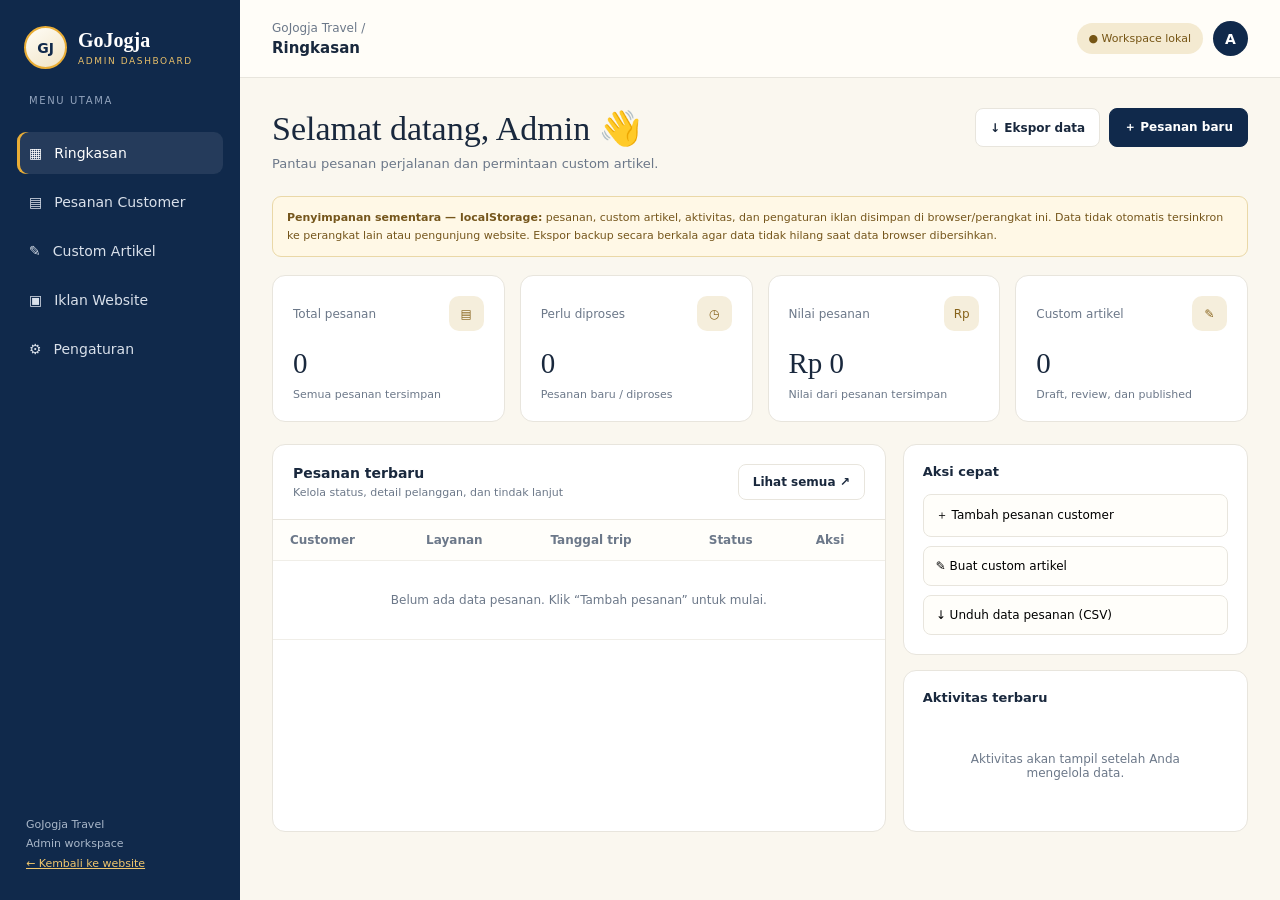
<file: admin.html>
<!doctype html>
<html lang="id">
<head>
<meta charset="utf-8"><meta name="viewport" content="width=device-width,initial-scale=1">
<meta name="robots" content="noindex,nofollow"><meta name="theme-color" content="#10294b">
<title>Admin Dashboard — GoJogja Travel</title>
<style>
:root{--navy:#10294b;--gold:#e9ad36;--cream:#faf7ef;--ink:#19283d;--muted:#6c7889;--line:#e8e5dd;--white:#fff}*{box-sizing:border-box}body{margin:0;background:var(--cream);color:var(--ink);font:14px Inter,system-ui,-apple-system,Segoe UI,sans-serif}button,input,select,textarea{font:inherit}button{cursor:pointer}.layout{min-height:100vh;display:grid;grid-template-columns:240px 1fr}.side{background:var(--navy);color:white;padding:26px 17px;display:flex;flex-direction:column;gap:26px}.brand{display:flex;align-items:center;gap:11px;padding:0 7px}.brand-mark{width:43px;height:43px;border-radius:50%;background:linear-gradient(145deg,#fffdf7,#f0e3c4);color:var(--navy);border:2px solid var(--gold);display:grid;place-items:center;font-weight:900}.brand b{display:block;font:600 20px Georgia,serif}.brand small{display:block;color:#e8bf69;font-size:9px;letter-spacing:1.6px;margin-top:4px}.side-label{color:#93a4bd;font-size:10px;letter-spacing:1.6px;padding:0 12px}.nav{display:grid;gap:7px}.nav button{background:transparent;border:0;color:#d9e0ea;text-align:left;padding:13px 12px;border-radius:9px;display:flex;gap:12px;align-items:center}.nav button.active,.nav button:hover{background:#ffffff16;color:white}.nav button.active{box-shadow:inset 3px 0 var(--gold)}.side-foot{margin-top:auto;color:#a9b7c9;font-size:11px;line-height:1.8;padding:0 9px}.side-foot a{color:#f0c66c}.main{min-width:0}.top{height:78px;background:#fffdf8;border-bottom:1px solid var(--line);padding:0 32px;display:flex;align-items:center;justify-content:space-between;gap:20px}.crumb{font-size:12px;color:var(--muted)}.crumb b{color:var(--ink);font-size:15px;display:block;margin-top:4px}.top-actions{display:flex;align-items:center;gap:10px}.pill{background:#f4ead1;color:#765515;border-radius:30px;padding:9px 12px;font-size:11px}.avatar{width:35px;height:35px;background:var(--navy);color:white;border-radius:50%;display:grid;place-items:center;font-weight:700}.content{padding:30px 32px;max-width:1500px;margin:auto}.page-head{display:flex;justify-content:space-between;align-items:flex-start;gap:18px;margin-bottom:25px}.page-head h1{font:500 clamp(25px,3vw,34px) Georgia,serif;margin:0 0 8px}.page-head p{margin:0;color:var(--muted);font-size:13px}.btn{border:1px solid var(--line);background:white;padding:10px 14px;border-radius:8px;color:var(--ink);font-weight:650;font-size:12px}.btn.primary{background:var(--navy);color:white;border-color:var(--navy)}.btn.gold{background:var(--gold);border-color:var(--gold)}.stats{display:grid;grid-template-columns:repeat(4,minmax(0,1fr));gap:15px;margin-bottom:22px}.stat,.panel{background:white;border:1px solid var(--line);border-radius:13px;padding:20px}.stat-top{display:flex;align-items:center;justify-content:space-between;color:var(--muted);font-size:12px}.stat-icon{width:35px;height:35px;background:#f5eedc;border-radius:10px;display:grid;place-items:center;color:#87631b}.stat strong{display:block;font:500 29px Georgia,serif;margin:16px 0 5px}.stat small{color:var(--muted);font-size:11px}.grid{display:grid;grid-template-columns:minmax(0,1.6fr) minmax(270px,.9fr);gap:17px}.panel{padding:0;overflow:hidden}.panel-head{display:flex;align-items:center;justify-content:space-between;padding:19px 20px;border-bottom:1px solid var(--line);gap:12px}.panel-head h2{font-size:14px;margin:0}.panel-head p{font-size:11px;color:var(--muted);margin:5px 0 0}.table-wrap{overflow:auto}table{width:100%;border-collapse:collapse;white-space:nowrap}th,td{text-align:left;padding:13px 17px;border-bottom:1px solid #f0eee8;font-size:12px}th{color:var(--muted);font-weight:600;background:#fffefa}td{vertical-align:middle}.customer{font-weight:700}.sub{display:block;color:var(--muted);font-size:10px;margin-top:4px}.status{display:inline-block;border-radius:30px;padding:6px 9px;font-size:10px;font-weight:700;background:#f3ead2;color:#805c13}.status.Baru{background:#e9f1ff;color:#295a9d}.status.Diproses{background:#fff0d5;color:#8a5c00}.status.Selesai{background:#e0f4e8;color:#1c7040}.status.Dibatalkan{background:#fde8e7;color:#a33c36}.status.Published{background:#e0f4e8;color:#1c7040}.status.Draft{background:#edf0f4;color:#576477}.status.Review{background:#fff0d5;color:#8a5c00}.filters{display:flex;gap:8px;flex-wrap:wrap;padding:14px 17px;border-bottom:1px solid var(--line)}input,select,textarea{width:100%;border:1px solid #deded9;border-radius:8px;padding:10px 11px;background:white;color:var(--ink);outline:none}input:focus,select:focus,textarea:focus{border-color:#b88a2e;box-shadow:0 0 0 3px #e9ad3622}.filters input{max-width:260px}.filters select{max-width:170px}.side-card{padding:19px}.side-card h3{font-size:13px;margin:0 0 15px}.activity{display:grid;gap:17px}.activity-item{display:flex;gap:11px;font-size:12px;line-height:1.5}.dot{width:9px;height:9px;border-radius:50%;background:var(--gold);margin-top:5px;flex-shrink:0}.activity-item small{display:block;color:var(--muted);font-size:10px;margin-top:4px}.quick{display:grid;gap:9px}.quick button{text-align:left;display:flex;align-items:center;gap:10px;padding:12px;border:1px solid var(--line);background:#fffefa;border-radius:8px;font-size:12px}.quick button:hover{border-color:#cba34e}.section-hidden{display:none!important}.toolbar{display:flex;gap:9px;flex-wrap:wrap}.article-list{display:grid;gap:10px;padding:16px}.article-row{border:1px solid var(--line);border-radius:10px;padding:14px;display:flex;align-items:center;gap:13px;justify-content:space-between}.article-row h3{font-size:13px;margin:0 0 5px}.article-row p{font-size:11px;color:var(--muted);margin:0}.article-actions{display:flex;gap:7px;flex-shrink:0}.empty{padding:32px;text-align:center;color:var(--muted);font-size:12px}.notice{border:1px solid #ead8a7;background:#fff8e6;padding:12px 14px;border-radius:9px;font-size:11px;line-height:1.6;color:#75561c;margin-bottom:18px}.modal-backdrop{position:fixed;inset:0;background:#07162bc4;display:none;align-items:center;justify-content:center;padding:18px;z-index:10}.modal-backdrop.open{display:flex}.modal{width:min(620px,100%);max-height:90vh;overflow:auto;background:#fffdf8;border-radius:15px;padding:23px}.modal-head{display:flex;justify-content:space-between;align-items:center;margin-bottom:18px}.modal-head h2{font:500 23px Georgia,serif;margin:0}.x{border:0;background:transparent;font-size:24px}.form-grid{display:grid;grid-template-columns:1fr 1fr;gap:13px}.field{display:grid;gap:6px;font-size:11px;font-weight:700;color:#566173}.field.full{grid-column:1/-1}.field textarea{min-height:100px;resize:vertical}.modal-actions{display:flex;justify-content:flex-end;gap:8px;margin-top:18px}.toast{position:fixed;bottom:22px;right:22px;background:var(--navy);color:white;padding:13px 17px;border-radius:9px;box-shadow:0 10px 35px #0002;display:none;z-index:20;font-size:12px}.toast.show{display:block}.mobile-menu{display:none}
@media(max-width:1000px){.layout{grid-template-columns:205px 1fr}.content{padding:24px 20px}.top{padding:0 20px}.stats{grid-template-columns:repeat(2,minmax(0,1fr))}.grid{grid-template-columns:1fr}.grid .side-panels{display:grid;grid-template-columns:1fr 1fr;gap:15px}}
@media(max-width:680px){.layout{display:block}.side{position:fixed;z-index:8;inset:0 auto 0 0;width:260px;transform:translateX(-105%);transition:transform .2s;box-shadow:15px 0 40px #0002}.side.open{transform:translateX(0)}.mobile-menu{display:inline-block;border:1px solid var(--line);background:white;border-radius:8px;padding:8px 10px}.top{height:68px;padding:0 14px}.top-actions .pill{display:none}.crumb{display:none}.content{padding:22px 13px}.page-head{align-items:center}.page-head p{line-height:1.5}.page-head .btn{white-space:nowrap}.stats{gap:9px}.stat{padding:14px}.stat strong{font-size:25px;margin:13px 0 4px}.stat-top{font-size:10px}.stat-icon{width:29px;height:29px}.grid .side-panels{grid-template-columns:1fr}.form-grid{grid-template-columns:1fr}.field.full{grid-column:auto}.panel-head{padding:15px}.filters{padding:12px}.filters input,.filters select{max-width:none;flex:1;min-width:130px}.article-row{align-items:flex-start;flex-direction:column}.article-actions{width:100%}.article-actions .btn{flex:1}.page-head .toolbar{flex-direction:column}.page-head .toolbar .btn{width:100%}}
</style>
</head>
<body>
<div class="layout">
<aside class="side" id="sidebar"><div class="brand"><div class="brand-mark">GJ</div><div><b>GoJogja</b><small>ADMIN DASHBOARD</small></div></div>
<div class="side-label">MENU UTAMA</div><nav class="nav"><button class="active" data-view="overview">▦ <span>Ringkasan</span></button><button data-view="orders">▤ <span>Pesanan Customer</span></button><button data-view="articles">✎ <span>Custom Artikel</span></button><button data-view="ads">▣ <span>Iklan Website</span></button><button data-view="settings">⚙ <span>Pengaturan</span></button></nav>
<div class="side-foot">GoJogja Travel<br>Admin workspace<br><a href="index.html">← Kembali ke website</a></div></aside>
<div class="main"><header class="top"><div style="display:flex;align-items:center;gap:12px"><button class="mobile-menu" id="mobileMenu" aria-label="Buka menu">☰</button><div class="crumb">GoJogja Travel / <b id="crumbTitle">Ringkasan</b></div></div><div class="top-actions"><span class="pill">● Workspace lokal</span><div class="avatar">A</div></div></header>
<main class="content">
<section id="view-overview">
<div class="page-head"><div><h1>Selamat datang, Admin 👋</h1><p>Pantau pesanan perjalanan dan permintaan custom artikel.</p></div><div class="toolbar"><button class="btn" id="exportAll">↓ Ekspor data</button><button class="btn primary" id="newOrderTop">＋ Pesanan baru</button></div></div>
<div class="notice"><b>Penyimpanan sementara — localStorage:</b> pesanan, custom artikel, aktivitas, dan pengaturan iklan disimpan di browser/perangkat ini. Data tidak otomatis tersinkron ke perangkat lain atau pengunjung website. Ekspor backup secara berkala agar data tidak hilang saat data browser dibersihkan.</div>
<div class="stats"><div class="stat"><div class="stat-top">Total pesanan <span class="stat-icon">▤</span></div><strong id="statOrders">0</strong><small>Semua pesanan tersimpan</small></div><div class="stat"><div class="stat-top">Perlu diproses <span class="stat-icon">◷</span></div><strong id="statPending">0</strong><small>Pesanan baru / diproses</small></div><div class="stat"><div class="stat-top">Nilai pesanan <span class="stat-icon">Rp</span></div><strong id="statRevenue">Rp0</strong><small>Nilai dari pesanan tersimpan</small></div><div class="stat"><div class="stat-top">Custom artikel <span class="stat-icon">✎</span></div><strong id="statArticles">0</strong><small>Draft, review, dan published</small></div></div>
<div class="grid"><div class="panel"><div class="panel-head"><div><h2>Pesanan terbaru</h2><p>Kelola status, detail pelanggan, dan tindak lanjut</p></div><button class="btn" data-goto="orders">Lihat semua ↗</button></div><div class="table-wrap"><table><thead><tr><th>Customer</th><th>Layanan</th><th>Tanggal trip</th><th>Status</th><th>Aksi</th></tr></thead><tbody id="recentRows"></tbody></table></div></div>
<div class="side-panels"><div class="panel side-card"><h3>Aksi cepat</h3><div class="quick"><button id="quickOrder">＋ Tambah pesanan customer</button><button id="quickArticle">✎ Buat custom artikel</button><button id="quickExport">↓ Unduh data pesanan (CSV)</button></div></div><div class="panel side-card" style="margin-top:15px"><h3>Aktivitas terbaru</h3><div class="activity" id="activity"><div class="empty">Aktivitas akan tampil setelah Anda mengelola data.</div></div></div></div></div>
</section>
<section id="view-orders" class="section-hidden">
<div class="page-head"><div><h1>Pesanan Customer</h1><p>Catat permintaan perjalanan dan perbarui progresnya.</p></div><div class="toolbar"><button class="btn" id="exportOrders">↓ Ekspor CSV</button><button class="btn primary" id="newOrder">＋ Tambah pesanan</button></div></div>
<div class="notice">Pesanan yang dikirim melalui formulir publik saat ini membuka WhatsApp. Agar pesanan masuk otomatis ke daftar ini, formulir website perlu dihubungkan ke database backend (misalnya Supabase).</div>
<div class="panel"><div class="filters"><input id="orderSearch" placeholder="Cari nama, ID, WhatsApp…"><select id="statusFilter"><option value="">Semua status</option><option>Baru</option><option>Diproses</option><option>Selesai</option><option>Dibatalkan</option></select><select id="serviceFilter"><option value="">Semua layanan</option><option>Paket wisata</option><option>Private trip</option><option>Travel antar kota</option><option>Airport transfer</option><option>Custom trip</option></select></div><div class="table-wrap"><table><thead><tr><th>ID / Customer</th><th>Kontak</th><th>Layanan</th><th>Tanggal</th><th>Jumlah</th><th>Estimasi</th><th>Status</th><th>Aksi</th></tr></thead><tbody id="orderRows"></tbody></table></div></div>
</section>
<section id="view-articles" class="section-hidden">
<div class="page-head"><div><h1>Custom Artikel</h1><p>Kelola brief artikel dari customer, status penulisan, dan publikasi.</p></div><div class="toolbar"><button class="btn primary" id="newArticle">＋ Buat artikel</button></div></div>
<div class="notice">Artikel yang dibuat di sini tersimpan sebagai data dashboard lokal. Tombol publikasi belum mengunggah artikel ke website; integrasi CMS atau GitHub diperlukan untuk publikasi otomatis.</div>
<div class="panel"><div class="filters"><input id="articleSearch" placeholder="Cari judul, customer, kata kunci…"><select id="articleStatusFilter"><option value="">Semua status</option><option>Draft</option><option>Review</option><option>Published</option></select></div><div class="article-list" id="articleRows"></div></div>

</section>
<section id="view-ads" class="section-hidden">
<div class="page-head"><div><h1>Iklan Website</h1><p>Atur banner promosi yang ditampilkan pada halaman utama.</p></div></div>
<div class="panel side-card"><form id="adForm">
<label class="field">Judul iklan<input id="adTitle" maxlength="90" placeholder="Contoh: Promo Liburan Jogja"></label>
<label class="field" style="margin-top:14px">Deskripsi iklan<textarea id="adText" rows="3" maxlength="260" placeholder="Tulis pesan promosi singkat"></textarea></label>
<div class="form-grid" style="margin-top:14px"><label class="field">Teks tombol<input id="adButton" maxlength="40" placeholder="Lihat promo"></label><label class="field">Tautan tombol<input id="adUrl" type="url" placeholder="https://..."></label></div>
<label class="field" style="margin-top:14px">Warna latar<select id="adColor"><option value="navy">Biru navy</option><option value="gold">Emas</option><option value="cream">Cream</option></select></label>
<label style="display:flex;gap:10px;align-items:center;margin:16px 0"><input id="adActive" type="checkbox" style="width:auto"> Aktifkan iklan di halaman utama</label>
<div class="toolbar"><button class="btn primary" type="submit">Simpan iklan</button><button class="btn" type="button" id="adDisable">Nonaktifkan iklan</button><button class="btn" type="button" id="adPreview">Pratinjau</button></div>
<p class="notice" style="margin-top:18px">Catatan: versi saat ini menyimpan iklan di localStorage browser ini. Iklan tidak otomatis tersinkron ke perangkat pengunjung lain sampai backend/database website dihubungkan.</p><div id="adPreviewBox" style="margin-top:14px"></div>
</form></div>
</section>
<section id="view-settings" class="section-hidden">
<div class="page-head"><div><h1>Pengaturan</h1><p>Preferensi dashboard dan ekspor cadangan data.</p></div></div>
<div class="panel side-card"><h3>Profil workspace</h3><p style="color:var(--muted);font-size:12px;line-height:1.8">GoJogja Travel · Admin Dashboard<br>Versi awal tanpa autentikasi backend.</p><div class="notice">Penting: jangan gunakan dashboard ini untuk menyimpan data sensitif customer di komputer bersama. Sebelum dipakai operasional sungguhan, aktifkan login admin, aturan akses database, dan backup.</div><div class="toolbar"><button class="btn primary" id="settingsExport">Ekspor backup JSON</button><button class="btn" id="clearDemo">Hapus semua data lokal</button></div></div>
</section>
</main></div></div>
<div class="modal-backdrop" id="orderModal"><div class="modal"><div class="modal-head"><h2 id="orderModalTitle">Tambah pesanan</h2><button class="x" data-close="orderModal">×</button></div><form id="orderForm"><input type="hidden" id="orderId"><div class="form-grid"><label class="field">Nama customer<input id="customer" required placeholder="Nama lengkap"></label><label class="field">WhatsApp<input id="phone" placeholder="08xxxxxxxxxx"></label><label class="field">Layanan<select id="serviceInput"><option>Paket wisata</option><option>Private trip</option><option>Travel antar kota</option><option>Airport transfer</option><option>Custom trip</option></select></label><label class="field">Tanggal perjalanan<input id="tripDate" type="date"></label><label class="field">Jumlah wisatawan<input id="travellers" placeholder="Contoh: 4 orang"></label><label class="field">Estimasi harga (Rp)<input id="price" type="number" min="0" step="1000" placeholder="0"></label><label class="field">Status<select id="orderStatus"><option>Baru</option><option>Diproses</option><option>Selesai</option><option>Dibatalkan</option></select></label><label class="field">Sumber pesanan<select id="source"><option>WhatsApp</option><option>Website</option><option>Instagram</option><option>Lainnya</option></select></label><label class="field full">Catatan / kebutuhan customer<textarea id="orderNotes" placeholder="Destinasi, penjemputan, kebutuhan khusus, dan lain-lain"></textarea></label></div><div class="modal-actions"><button type="button" class="btn" data-close="orderModal">Batal</button><button class="btn primary" type="submit">Simpan pesanan</button></div></form></div></div>
<div class="modal-backdrop" id="articleModal"><div class="modal"><div class="modal-head"><h2 id="articleModalTitle">Buat custom artikel</h2><button class="x" data-close="articleModal">×</button></div><form id="articleForm"><input type="hidden" id="articleId"><div class="form-grid"><label class="field">Nama customer<input id="articleCustomer" required placeholder="Nama pemesan"></label><label class="field">Kontak WhatsApp<input id="articlePhone" placeholder="08xxxxxxxxxx"></label><label class="field full">Judul artikel<input id="articleTitle" required placeholder="Judul atau topik artikel"></label><label class="field">Kategori<select id="articleCategory"><option>Travel & Wisata</option><option>SEO & Blog</option><option>Promosi Bisnis</option><option>Berita</option><option>Lainnya</option></select></label><label class="field">Kata kunci SEO<input id="articleKeywords" placeholder="wisata Jogja, paket tour"></label><label class="field">Status<select id="articleStatus"><option>Draft</option><option>Review</option><option>Published</option></select></label><label class="field">Deadline<input id="articleDeadline" type="date"></label><label class="field full">Brief / isi artikel<textarea id="articleBody" placeholder="Tujuan artikel, gaya bahasa, panjang, referensi, tautan, CTA…"></textarea></label></div><div class="modal-actions"><button type="button" class="btn" data-close="articleModal">Batal</button><button class="btn primary" type="submit">Simpan artikel</button></div></form></div></div>
<div class="toast" id="toast"></div>
<script>
(function(){
const $=id=>document.getElementById(id), keyOrders='gojogja_admin_orders_v1',keyArticles='gojogja_admin_articles_v1',keyActivity='gojogja_admin_activity_v1',keyAd='gojogja_site_ad_v1';
let orders=load(keyOrders,[]),articles=load(keyArticles,[]),activity=load(keyActivity,[]);
function load(k,f){try{return JSON.parse(localStorage.getItem(k))||f}catch{return f}}
function save(){localStorage.setItem(keyOrders,JSON.stringify(orders));localStorage.setItem(keyArticles,JSON.stringify(articles));localStorage.setItem(keyActivity,JSON.stringify(activity))}
function esc(v){return String(v??'').replace(/[&<>"']/g,c=>({'&':'&amp;','<':'&lt;','>':'&gt;','"':'&quot;',"'":'&#39;'}[c]))}
function money(n){return new Intl.NumberFormat('id-ID',{style:'currency',currency:'IDR',maximumFractionDigits:0}).format(Number(n)||0)}
function date(v){if(!v)return '—';try{return new Date(v+'T00:00:00').toLocaleDateString('id-ID',{day:'numeric',month:'short',year:'numeric'})}catch{return v}}
function id(prefix){return prefix+'-'+Date.now().toString().slice(-7)}
function notify(s){$('toast').textContent=s;$('toast').classList.add('show');setTimeout(()=>$('toast').classList.remove('show'),2500)}
function log(s){activity.unshift({text:s,at:new Date().toISOString()});activity=activity.slice(0,8);save()}
function status(s){return '<span class="status '+esc(s)+'">'+esc(s)+'</span>'}
function show(view){document.querySelectorAll('[id^="view-"]').forEach(n=>n.classList.add('section-hidden'));$('view-'+view).classList.remove('section-hidden');document.querySelectorAll('[data-view]').forEach(b=>b.classList.toggle('active',b.dataset.view===view));$('crumbTitle').textContent=({overview:'Ringkasan',orders:'Pesanan Customer',articles:'Custom Artikel',ads:'Iklan Website',settings:'Pengaturan'})[view];$('sidebar').classList.remove('open');render()}
document.querySelectorAll('[data-view]').forEach(b=>b.addEventListener('click',()=>show(b.dataset.view)));document.querySelectorAll('[data-goto]').forEach(b=>b.addEventListener('click',()=>show(b.dataset.goto)));$('mobileMenu').onclick=()=>$('sidebar').classList.toggle('open');
function render(){renderStats();renderOrders();renderRecent();renderArticles();renderActivity()}
function renderStats(){$('statOrders').textContent=orders.length;$('statPending').textContent=orders.filter(o=>['Baru','Diproses'].includes(o.status)).length;$('statRevenue').textContent=money(orders.reduce((s,o)=>s+(Number(o.price)||0),0));$('statArticles').textContent=articles.length}
function renderRecent(){let arr=orders.slice().reverse().slice(0,5);$('recentRows').innerHTML=arr.length?arr.map(o=>'<tr><td><span class="customer">'+esc(o.customer)+'</span><span class="sub">'+esc(o.id)+'</span></td><td>'+esc(o.service)+'</td><td>'+date(o.tripDate)+'</td><td>'+status(o.status)+'</td><td><button class="btn" data-edit-order="'+esc(o.id)+'">Detail</button></td></tr>').join(''):'<tr><td colspan="5" class="empty">Belum ada data pesanan. Klik “Tambah pesanan” untuk mulai.</td></tr>'}
function renderOrders(){let q=($('orderSearch').value||'').toLowerCase(),st=$('statusFilter').value,sv=$('serviceFilter').value;let arr=orders.filter(o=>(!q||[o.id,o.customer,o.phone].join(' ').toLowerCase().includes(q))&&(!st||o.status===st)&&(!sv||o.service===sv));$('orderRows').innerHTML=arr.length?arr.slice().reverse().map(o=>'<tr><td><b>'+esc(o.id)+'</b><span class="sub customer">'+esc(o.customer)+'</span></td><td>'+esc(o.phone||'—')+'</td><td>'+esc(o.service)+'</td><td>'+date(o.tripDate)+'</td><td>'+esc(o.travellers||'—')+'</td><td>'+money(o.price)+'</td><td>'+status(o.status)+'</td><td><div class="toolbar"><button class="btn" data-edit-order="'+esc(o.id)+'">Edit</button><button class="btn" data-wa="'+esc(o.id)+'">WA</button></div></td></tr>').join(''):'<tr><td colspan="8" class="empty">Tidak ada pesanan yang cocok.</td></tr>'}
function renderArticles(){let q=($('articleSearch').value||'').toLowerCase(),st=$('articleStatusFilter').value;let arr=articles.filter(a=>(!q||[a.title,a.customer,a.keywords].join(' ').toLowerCase().includes(q))&&(!st||a.status===st));$('articleRows').innerHTML=arr.length?arr.slice().reverse().map(a=>'<article class="article-row"><div><h3>'+esc(a.title)+'</h3><p>'+esc(a.customer)+' · '+esc(a.category)+' · Deadline: '+date(a.deadline)+' · '+status(a.status)+'</p><p style="margin-top:7px">SEO: '+esc(a.keywords||'Belum diisi')+'</p></div><div class="article-actions"><button class="btn" data-edit-article="'+esc(a.id)+'">Edit</button><button class="btn" data-copy-article="'+esc(a.id)+'">Salin brief</button><button class="btn" data-delete-article="'+esc(a.id)+'">Hapus</button></div></article>').join(''):'<div class="empty">Belum ada custom artikel. Klik “Buat artikel” untuk menambahkan permintaan.</div>'}
function renderActivity(){$('activity').innerHTML=activity.length?activity.slice(0,5).map(a=>'<div class="activity-item"><span class="dot"></span><div>'+esc(a.text)+'<small>'+new Date(a.at).toLocaleString('id-ID',{dateStyle:'medium',timeStyle:'short'})+'</small></div></div>').join(''):'<div class="empty">Aktivitas akan tampil setelah Anda mengelola data.</div>'}
function openModal(id){$(id).classList.add('open')}function closeModal(id){$(id).classList.remove('open')}document.querySelectorAll('[data-close]').forEach(b=>b.onclick=()=>closeModal(b.dataset.close));document.querySelectorAll('.modal-backdrop').forEach(m=>m.addEventListener('click',e=>{if(e.target===m)closeModal(m.id)}));
function resetOrder(){ $('orderForm').reset();$('orderId').value='';$('orderModalTitle').textContent='Tambah pesanan'}
function openOrder(oid){resetOrder();if(oid){let o=orders.find(x=>x.id===oid);if(!o)return;$('orderModalTitle').textContent='Edit '+o.id;['id','customer','phone','service','tripDate','travellers','price','status','source','notes'].forEach(k=>{let map={id:'orderId',service:'serviceInput',status:'orderStatus',notes:'orderNotes'};let el=$(map[k]||k);el.value=o[k]??''})}openModal('orderModal')}
$('newOrder').onclick=$('newOrderTop').onclick=$('quickOrder').onclick=()=>openOrder();
$('orderForm').onsubmit=e=>{e.preventDefault();let oid=$('orderId').value;let o={id:oid||id('GJ'),customer:$('customer').value.trim(),phone:$('phone').value.trim(),service:$('serviceInput').value,tripDate:$('tripDate').value,travellers:$('travellers').value.trim(),price:Number($('price').value)||0,status:$('orderStatus').value,source:$('source').value,notes:$('orderNotes').value.trim(),updatedAt:new Date().toISOString()};if(oid){orders=orders.map(x=>x.id===oid?o:x);log('Pesanan '+oid+' diperbarui')}else{orders.push(o);log('Pesanan baru ditambahkan: '+o.customer)}save();closeModal('orderModal');render();notify('Pesanan berhasil disimpan')};
function resetArticle(){$('articleForm').reset();$('articleId').value='';$('articleModalTitle').textContent='Buat custom artikel'}
function openArticle(aid){resetArticle();if(aid){let a=articles.find(x=>x.id===aid);if(!a)return;$('articleModalTitle').textContent='Edit artikel';Object.entries({articleId:'id',articleCustomer:'customer',articlePhone:'phone',articleTitle:'title',articleCategory:'category',articleKeywords:'keywords',articleStatus:'status',articleDeadline:'deadline',articleBody:'body'}).forEach(([el,k])=>$(el).value=a[k]??'')}openModal('articleModal')}
$('newArticle').onclick=$('quickArticle').onclick=()=>openArticle();
$('articleForm').onsubmit=e=>{e.preventDefault();let aid=$('articleId').value;let a={id:aid||id('ART'),customer:$('articleCustomer').value.trim(),phone:$('articlePhone').value.trim(),title:$('articleTitle').value.trim(),category:$('articleCategory').value,keywords:$('articleKeywords').value.trim(),status:$('articleStatus').value,deadline:$('articleDeadline').value,body:$('articleBody').value.trim(),updatedAt:new Date().toISOString()};if(aid){articles=articles.map(x=>x.id===aid?a:x);log('Custom artikel diperbarui: '+a.title)}else{articles.push(a);log('Custom artikel baru: '+a.title)}save();closeModal('articleModal');render();notify('Artikel berhasil disimpan')};
document.addEventListener('click',e=>{let b=e.target.closest('button');if(!b)return;if(b.dataset.editOrder)openOrder(b.dataset.editOrder);if(b.dataset.editArticle)openArticle(b.dataset.editArticle);if(b.dataset.deleteArticle){if(confirm('Hapus artikel ini dari dashboard lokal?')){articles=articles.filter(a=>a.id!==b.dataset.deleteArticle);log('Artikel dihapus');save();render();notify('Artikel dihapus')}}if(b.dataset.copyArticle){let a=articles.find(x=>x.id===b.dataset.copyArticle);if(a){let s='Judul: '+a.title+'\nCustomer: '+a.customer+'\nKategori: '+a.category+'\nKeyword: '+a.keywords+'\nDeadline: '+a.deadline+'\nBrief:\n'+a.body;navigator.clipboard?.writeText(s).then(()=>notify('Brief disalin')).catch(()=>prompt('Salin brief artikel:',s))}}if(b.dataset.wa){let o=orders.find(x=>x.id===b.dataset.wa);if(o&&o.phone){let p=o.phone.replace(/\D/g,'').replace(/^0/,'62');window.open('https://wa.me/'+p+'?text='+encodeURIComponent('Halo '+o.customer+', kami dari GoJogja Travel ingin menindaklanjuti pesanan '+o.id+' ('+o.service+'). Status saat ini: '+o.status+'.'),'_blank','noopener')}else notify('Nomor WhatsApp customer belum diisi')}});
['orderSearch','statusFilter','serviceFilter'].forEach(id=>$ (id).addEventListener('input',renderOrders));['articleSearch','articleStatusFilter'].forEach(id=>$(id).addEventListener('input',renderArticles));
function csvCell(v){return '"'+String(v??'').replace(/"/g,'""')+'"'}function download(name,content,type){let blob=new Blob([content],{type}),url=URL.createObjectURL(blob),a=document.createElement('a');a.href=url;a.download=name;a.click();URL.revokeObjectURL(url)}
function exportOrders(){let cols=['id','customer','phone','service','tripDate','travellers','price','status','source','notes'];download('gojogja-pesanan.csv',[cols.join(','),...orders.map(o=>cols.map(k=>csvCell(o[k])).join(','))].join('\r\n'),'text/csv;charset=utf-8;');notify('CSV pesanan diunduh')}
$('exportOrders').onclick=$('quickExport').onclick=exportOrders;
$('exportAll').onclick=$('settingsExport').onclick=()=>download('gojogja-backup.json',JSON.stringify({orders,articles,activity,exportedAt:new Date().toISOString()},null,2),'application/json');
$('clearDemo').onclick=()=>{if(confirm('Yakin hapus semua pesanan, custom artikel, dan aktivitas dari browser ini? Tindakan ini tidak bisa dibatalkan.')){orders=[];articles=[];activity=[];save();render();notify('Data lokal dihapus')}};

function readAd(){return load(keyAd,{title:'',text:'',button:'',url:'',color:'navy',active:false})}
function fillAd(){const ad=readAd();$('adTitle').value=ad.title||'';$('adText').value=ad.text||'';$('adButton').value=ad.button||'';$('adUrl').value=ad.url||'';$('adColor').value=ad.color||'navy';$('adActive').checked=!!ad.active}
function previewAd(){const ad={title:$('adTitle').value.trim(),text:$('adText').value.trim(),button:$('adButton').value.trim(),url:$('adUrl').value.trim(),color:$('adColor').value,active:$('adActive').checked};const box=$('adPreviewBox');box.innerHTML='<div style="border-radius:12px;padding:22px;color:'+(ad.color==='gold'?'#10294b':ad.color==='cream'?'#10294b':'white')+';background:'+(ad.color==='gold'?'#e9ad36':ad.color==='cream'?'#faf6ec':'#10294b')+'"><small>IKLAN / PROMO</small><h2 style="margin:10px 0">'+esc(ad.title||'Judul promosi')+'</h2><p>'+esc(ad.text||'Deskripsi promosi akan tampil di sini.')+'</p>'+(ad.button?'<span style="display:inline-block;padding:10px 13px;background:#fff;color:#10294b;border-radius:6px">'+esc(ad.button)+'</span>':'')+'</div>'}
$('adForm').onsubmit=e=>{e.preventDefault();const ad={title:$('adTitle').value.trim(),text:$('adText').value.trim(),button:$('adButton').value.trim(),url:$('adUrl').value.trim(),color:$('adColor').value,active:$('adActive').checked,updatedAt:new Date().toISOString()};if(ad.url&&!/^https?:\/\//i.test(ad.url)){notify('Tautan harus diawali http:// atau https://');return}localStorage.setItem(keyAd,JSON.stringify(ad));log('Iklan website diperbarui');previewAd();notify('Iklan disimpan di browser ini')};
$('adDisable').onclick=()=>{const ad=readAd();ad.active=false;localStorage.setItem(keyAd,JSON.stringify(ad));$('adActive').checked=false;log('Iklan website dinonaktifkan');previewAd();notify('Iklan dinonaktifkan')};
$('adPreview').onclick=previewAd;fillAd();
render();
})();
</script></body></html>
</file>
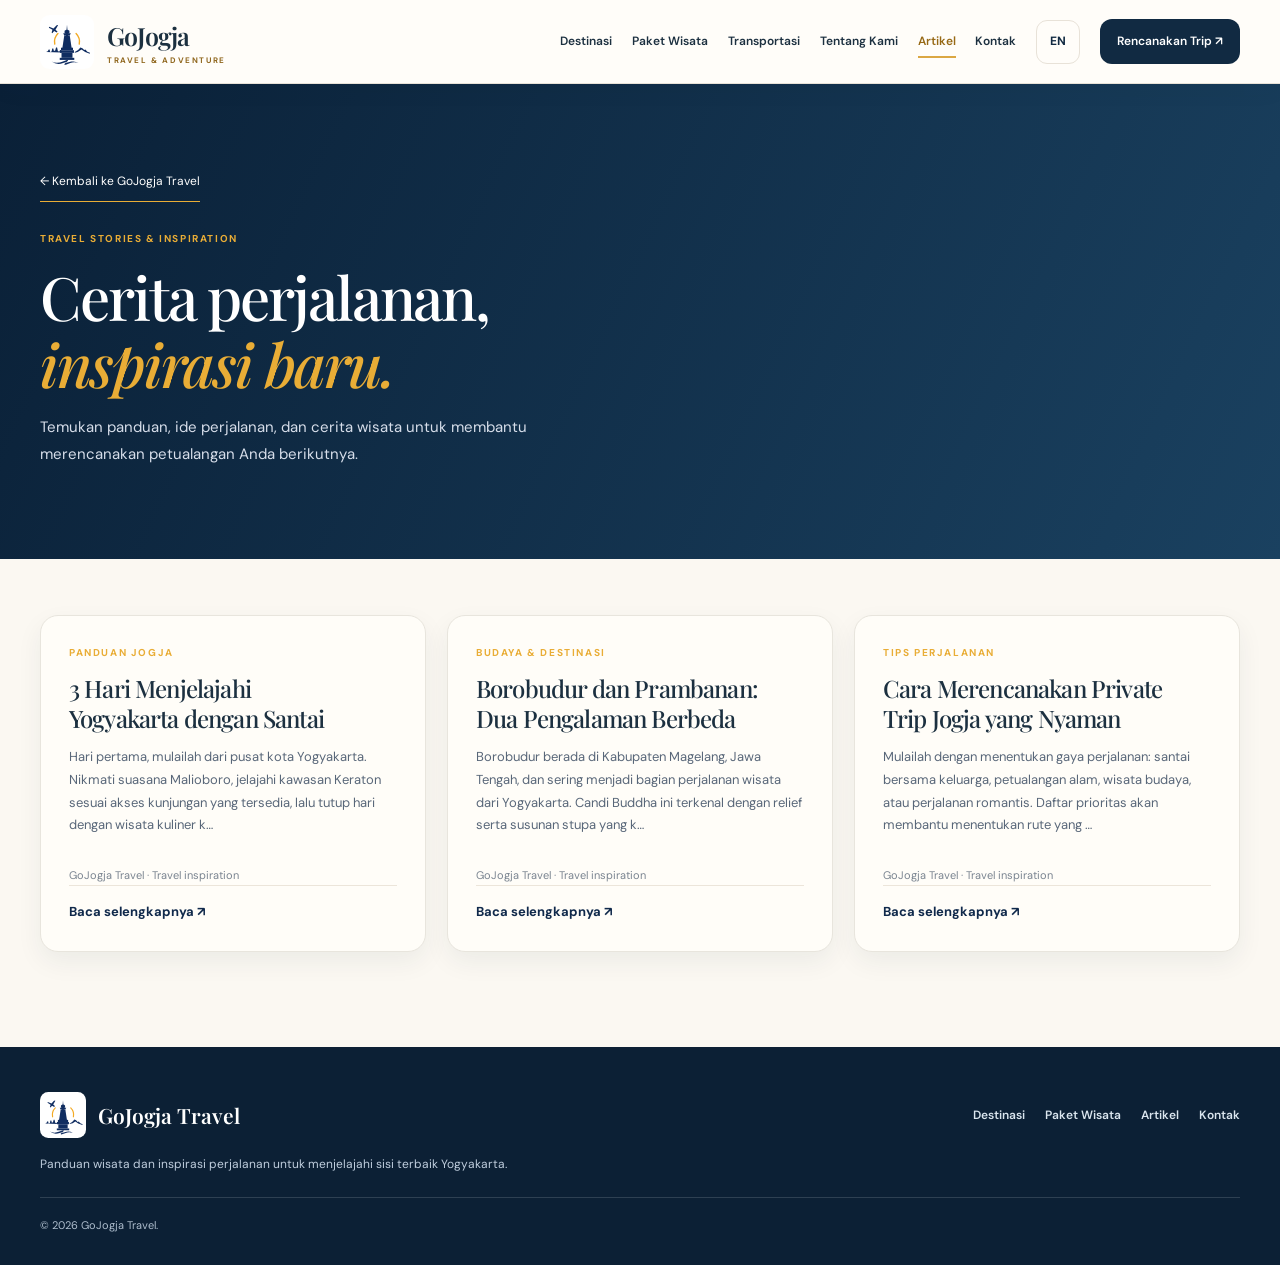
<file: articles.html>
<!doctype html>
<html lang="id"><head><meta charset="utf-8"><meta name="viewport" content="width=device-width,initial-scale=1"><meta name="description" content="Baca panduan wisata Jogja, rekomendasi destinasi Yogyakarta, tips perjalanan, dan inspirasi liburan dari GoJogja Travel.">
<meta name="robots" content="index,follow,max-image-preview:large"><link rel="canonical" href="https://gojogjatravel.web.id/articles.html"><meta property="og:type" content="website"><meta property="og:site_name" content="GoJogja Travel"><meta property="og:title" content="Artikel Wisata Jogja & Panduan Perjalanan — GoJogja Travel"><meta property="og:description" content="Panduan wisata Jogja, rekomendasi destinasi, dan inspirasi perjalanan untuk liburan Anda."><meta property="og:url" content="https://gojogjatravel.web.id/articles.html"><title>Artikel Wisata Jogja & Panduan Perjalanan | GoJogja Travel</title><link rel="stylesheet" href="style.css?v=20261025c"><link rel="icon" type="image/svg+xml" href="logo-gojogja.svg"><link rel="apple-touch-icon" href="logo-gojogja.svg"><style>
.articles-hero{background:#10294b;color:#fff;padding:80px max(6vw,22px) 64px}.articles-hero small,.article-card small{letter-spacing:1.6px;font-size:10px;color:#e9ad36}.articles-hero h1{font:500 clamp(34px,5vw,60px) Georgia,serif;margin:16px 0}.articles-hero h1 em{color:#e9ad36}.articles-hero p{max-width:580px;color:#d7deea;line-height:1.8}.articles-wrap{max-width:1180px;margin:0 auto;padding:42px 22px 70px}.article-grid{display:grid;grid-template-columns:repeat(3,minmax(0,1fr));gap:18px}.article-card{border:1px solid #e8e5dd;border-radius:18px;padding:26px;background:#fffdf8;min-height:270px;display:flex;flex-direction:column;box-shadow:0 10px 26px #142b4510;transition:transform .2s,box-shadow .2s}.article-card:hover{transform:translateY(-3px);box-shadow:0 15px 34px #142b4519}.article-card details{margin-top:auto;border-top:1px solid #ece5da;padding-top:15px}.article-card summary{list-style:none;cursor:pointer;color:#10294b;font-weight:700;font-size:13px}.article-card summary::-webkit-details-marker{display:none}.article-card details[open] summary{margin-bottom:14px}.article-card details p{margin-bottom:0}.article-card .teaser{display:-webkit-box;-webkit-line-clamp:4;-webkit-box-orient:vertical;overflow:hidden}.article-card h2{font:500 23px Georgia,serif;margin:12px 0}.article-card p{font-size:13px;color:#596779;line-height:1.8;white-space:pre-wrap;overflow-wrap:anywhere}.article-meta{margin-top:auto;padding-top:16px;font-size:11px;color:#7a8490}.empty-articles{padding:35px;border:1px dashed #d6d1c5;border-radius:12px;color:#6c7889;text-align:center;line-height:1.8}.article-actions{margin-top:18px}.article-actions a{color:#10294b;font-weight:700;text-decoration:none}.back-link{color:#fff;text-decoration:none;border-bottom:1px solid #e9ad36;padding-bottom:4px;font-size:12px}@media(max-width:800px){.article-grid{grid-template-columns:repeat(2,minmax(0,1fr))}}@media(max-width:540px){.article-grid{grid-template-columns:1fr}.articles-hero{padding-top:55px}}
</style><style id="article-layout-polish">
.articles-hero{padding:82px var(--gutter) 76px;background:linear-gradient(115deg,#0a2037,#1a4160)}
.articles-hero h1{font-family:'Playfair Display',Georgia,serif;line-height:1.12;letter-spacing:-.035em}
.articles-wrap{max-width:1248px;padding:56px 24px 95px}
.article-grid{gap:21px}
.article-card{padding:28px;border-radius:18px;min-width:0}
.article-card h2{font:500 24px/1.28 'Playfair Display',Georgia,serif}
.article-card .teaser{white-space:normal;line-height:1.75}
.article-card details p{display:block;-webkit-line-clamp:unset;overflow:visible;white-space:pre-wrap;line-height:1.85}
.article-card details[open]{margin-top:14px}
.article-card summary:focus-visible{outline:3px solid #dba743;outline-offset:4px}
@media(max-width:620px){.articles-hero{padding:58px 22px 62px}.articles-wrap{padding:32px 16px 70px}.article-card{padding:23px}}
</style></head><body>
<a class="skip-link" href="#main">Lewati ke konten utama</a>
<header class="header"><a class="brand" href="index.html" aria-label="GoJogja Travel beranda"><img src="logo-gojogja.svg" alt="Logo GoJogja Travel"><span class="brand-wordmark"><strong>GoJogja</strong><small>TRAVEL &amp; ADVENTURE</small></span></a><button type="button" class="menu" id="menu" aria-label="Buka menu" aria-controls="nav" aria-expanded="false">☰</button><nav id="nav" aria-label="Navigasi utama"><a href="index.html#destinations" data-id="Destinasi" data-en="Destinations">Destinasi</a><a href="index.html#packages" data-id="Paket Wisata" data-en="Packages">Paket Wisata</a><a href="index.html#transport" data-id="Transportasi" data-en="Transport">Transportasi</a><a href="index.html#about" data-id="Tentang Kami" data-en="About">Tentang Kami</a><a href="articles.html" aria-current="page" data-id="Artikel" data-en="Articles">Artikel</a><a href="index.html#contact" data-id="Kontak" data-en="Contact">Kontak</a><button type="button" class="lang" id="language" title="Switch language / Ganti bahasa">EN</button><a class="navbutton" href="index.html#booking" data-id="Rencanakan Trip ↗" data-en="Plan Your Trip ↗">Rencanakan Trip ↗</a></nav></header>
<section class="articles-hero"><a class="back-link" href="index.html" data-id="← Kembali ke GoJogja Travel" data-en="← Back to GoJogja Travel">← Kembali ke GoJogja Travel</a><small style="display:block;margin-top:28px">TRAVEL STORIES & INSPIRATION</small><h1 data-id="Cerita perjalanan,<br><em>inspirasi baru.</em>" data-en="Travel stories,<br><em>fresh inspiration.</em>">Cerita perjalanan,<br><em>inspirasi baru.</em></h1><p data-id="Temukan panduan, ide perjalanan, dan cerita wisata untuk membantu merencanakan petualangan Anda berikutnya." data-en="Find local tips, travel ideas, and destination stories to inspire your next adventure.">Temukan panduan, ide perjalanan, dan cerita wisata untuk membantu merencanakan petualangan Anda berikutnya.</p></section>
<main class="articles-wrap" id="main"><div id="articleGrid" class="article-grid"></div></main>
<footer>
<a class="footer-brand" href="index.html"><img src="logo-gojogja.svg" alt="Logo GoJogja Travel"><span>GoJogja Travel</span></a>
<nav class="footer-links" aria-label="Tautan footer"><a href="index.html#destinations" data-id="Destinasi" data-en="Destinations">Destinasi</a><a href="index.html#packages" data-id="Paket Wisata" data-en="Packages">Paket Wisata</a><a href="articles.html" aria-current="page" data-id="Artikel" data-en="Articles">Artikel</a><a href="index.html#contact" data-id="Kontak" data-en="Contact">Kontak</a></nav>
<p class="footer-about" data-id="Panduan wisata dan inspirasi perjalanan untuk menjelajahi sisi terbaik Yogyakarta." data-en="Travel guides and inspiration to discover the best of Yogyakarta.">Panduan wisata dan inspirasi perjalanan untuk menjelajahi sisi terbaik Yogyakarta.</p>
<span>© <span id="year"></span> GoJogja Travel.</span>
</footer>
<script>
(function(){
  const root=document.getElementById('articleGrid');
  const starter=[{"category":"PANDUAN JOGJA","title":"3 Hari Menjelajahi Yogyakarta dengan Santai","body":"Hari pertama, mulailah dari pusat kota Yogyakarta. Nikmati suasana Malioboro, jelajahi kawasan Keraton sesuai akses kunjungan yang tersedia, lalu tutup hari dengan wisata kuliner khas Jogja.\n\nHari kedua cocok untuk menikmati warisan budaya. Prambanan menjadi pilihan menarik untuk melihat arsitektur candi, sementara kawasan di sekitarnya menyimpan banyak pengalaman budaya. Sesuaikan waktu kunjungan dan periksa informasi operasional terbaru.\n\nHari ketiga, pilih suasana yang paling Anda sukai: menikmati pemandangan alam, mengunjungi sentra kerajinan, atau berburu oleh-oleh. Itinerary yang tidak terlalu padat membantu perjalanan terasa lebih nyaman."},{"category":"BUDAYA & DESTINASI","title":"Borobudur dan Prambanan: Dua Pengalaman Berbeda","body":"Borobudur berada di Kabupaten Magelang, Jawa Tengah, dan sering menjadi bagian perjalanan wisata dari Yogyakarta. Candi Buddha ini terkenal dengan relief serta susunan stupa yang kaya nilai sejarah.\n\nPrambanan berada di kawasan perbatasan Daerah Istimewa Yogyakarta dan Jawa Tengah. Kompleks candi Hindu ini dikenal dengan menara candi yang menjulang serta kisah yang hidup dalam tradisi setempat.\n\nKeduanya dapat menjadi bagian dari perjalanan bertema budaya. Sebelum berangkat, cek ketentuan kunjungan, pilihan tiket, dan waktu operasional di kanal resmi pengelola."},{"category":"TIPS PERJALANAN","title":"Cara Merencanakan Private Trip Jogja yang Nyaman","body":"Mulailah dengan menentukan gaya perjalanan: santai bersama keluarga, petualangan alam, wisata budaya, atau perjalanan romantis. Daftar prioritas akan membantu menentukan rute yang realistis.\n\nSelanjutnya, pertimbangkan jumlah peserta, lokasi penjemputan, durasi perjalanan, dan kebutuhan khusus. Sisakan waktu untuk istirahat serta perubahan kondisi cuaca atau lalu lintas.\n\nPrivate trip dapat disesuaikan dengan preferensi Anda. Sampaikan rencana dan kebutuhan kepada tim GoJogja Travel agar pilihan transportasi dan destinasi dapat disusun lebih tepat."}];
  let published=[];
  try {const saved=JSON.parse(localStorage.getItem('gojogja_admin_articles_v1')||'[]');if(Array.isArray(saved))published=saved.filter(a=>a&&a.status==='Published'&&a.title&&a.body).reverse();}catch(e){}
  const list=[...published,...starter];
  const esc=value=>{const node=document.createElement('span');node.textContent=String(value??'');return node.innerHTML};
  root.innerHTML=list.map(a=>'<article class="article-card"><small>'+esc(a.category||'ARTIKEL')+'</small><h2>'+esc(a.title)+'</h2><p class="teaser">'+esc(String(a.body||'').replace(/\s+/g,' ').slice(0,180))+'…</p><div class="article-meta">GoJogja Travel · Travel inspiration</div><details><summary data-id="Baca selengkapnya ↗" data-en="Read full story ↗">Baca selengkapnya ↗</summary><p>'+esc(a.body)+'</p></details></article>').join('');
})();
</script><script src="script.js?v=20261025b"></script></body></html>
</file>
<file: style.css>
@import url('https://fonts.googleapis.com/css2?family=DM+Sans:wght@400;500;600;700&family=Playfair+Display:ital,wght@0,500;0,600;0,700;1,500;1,600&display=swap');
:root{--navy:#142b45;--gold:#dca83e;--cream:#fbf7ef;--ink:#18283a;--muted:#5d6c7b;--line:#e9e1d3;--gutter:max(24px,calc((100vw - 1180px)/2))}
*{box-sizing:border-box}html{scroll-behavior:smooth;scroll-padding-top:100px}body{margin:0;color:var(--ink);background:var(--cream);font:15px/1.7 'DM Sans',sans-serif;-webkit-font-smoothing:antialiased}a{color:inherit;text-decoration:none}button,input,select{font:inherit}button,a,input,select{-webkit-tap-highlight-color:transparent}img{max-width:100%}h1,h2,h3,p{margin-top:0}h1,h2,h3{font-family:'Playfair Display',Georgia,serif;font-weight:500;letter-spacing:-.035em;line-height:1.15}small,.eyebrow{font-size:10px;font-weight:700;letter-spacing:.16em}h2 em{color:#976915;font-weight:500}
:focus-visible{outline:3px solid #b78122;outline-offset:4px}.skip-link{position:fixed;top:8px;left:16px;z-index:50;padding:12px 20px;background:#fff;transform:translateY(-150%)}.skip-link:focus{transform:none}[hidden]{display:none!important}
.topbar{background:#0c2035;color:#e8edf3;padding:9px 20px;text-align:center;font-size:11px}.topbar span{color:var(--gold);padding:0 12px}.topbar a{text-decoration:underline;text-underline-offset:3px}
.header{height:88px;padding:10px var(--gutter);display:flex;align-items:center;justify-content:space-between;gap:28px;background:#fffdf9;position:sticky;top:0;z-index:20;border-bottom:1px solid var(--line)}.brand{display:flex;align-items:center;gap:12px;flex-shrink:0}.brand img{width:56px;height:56px;object-fit:contain}.brand-wordmark{display:flex;flex-direction:column;gap:4px;line-height:1.05}.brand-wordmark strong{font:600 24px 'Playfair Display',Georgia,serif;letter-spacing:-1px}.brand-wordmark small{font-size:8px;letter-spacing:1.6px;color:#90671e}nav{display:flex;align-items:center;gap:22px;font-size:12px;font-weight:600}nav>a{white-space:nowrap}nav>a:not(.navbutton){padding-block:12px}nav>a:hover,nav [aria-current=page]{color:#976915}.navbutton{border-radius:999px;background:var(--navy);color:#fff;padding:12px 19px}.navbutton:hover{background:#254c70;color:white}.lang{min-width:44px;min-height:44px;border:1px solid var(--line);border-radius:50%;background:transparent;cursor:pointer;color:var(--navy)}.menu{display:none}
.hero{position:relative;isolation:isolate;display:flex;align-items:center;min-height:640px;color:white;background:#142b45;overflow:hidden}.hero-bg,.shade{position:absolute;inset:0;z-index:-1}.hero-bg{background:url('https://images.unsplash.com/photo-1596402184320-417e7178b2cd?auto=format&fit=crop&w=2200&q=85') center/cover}.shade{background:linear-gradient(90deg,#071627e8,#0b1f35b8 50%,#0c1f3338)}.hero-copy{width:100%;padding:76px var(--gutter) 90px}.eyebrow{color:#f0c56c;display:flex;align-items:center;gap:12px;margin-bottom:22px}.eyebrow:before{content:'';width:28px;height:1px;background:currentColor}.hero h1{font-size:clamp(46px,5.3vw,74px);line-height:1.12;max-width:850px;margin:0 0 24px}.hero h1 em{color:#f0c56c;font-weight:500}.intro{max-width:500px;font-size:15px;line-height:1.85;color:#edf0f4;margin-bottom:28px}.actions{display:flex;gap:12px;flex-wrap:wrap;margin-bottom:30px}.btn{display:inline-flex;align-items:center;justify-content:center;min-height:48px;padding:13px 23px;border:0;border-radius:999px;font:700 12px/1.5 'DM Sans',sans-serif;cursor:pointer;transition:background .2s,transform .2s}.btn:hover{transform:translateY(-2px)}.gold{background:var(--gold);color:#142b45}.gold:hover{background:#edbe5b}.glass{color:white;background:#ffffff0b;border:1px solid #ffffff70}.navy{background:var(--navy);color:white}.trust{display:flex;gap:12px;align-items:center}.trust>b{color:#f0c56c;font-size:20px}.trust strong,.trust small{display:block}.trust strong{font-size:12px}.trust small{font-weight:400;font-size:10px;letter-spacing:0;color:#cdd7e1;margin-top:3px}.coordinates,.scroll{position:absolute;bottom:26px;font-size:9px;letter-spacing:.16em}.coordinates{right:var(--gutter);display:flex;gap:12px;align-items:center}.coordinates i{width:25px;height:1px;background:var(--gold)}.scroll{left:var(--gutter);color:#e8edf3}
.planner{position:relative;z-index:2;width:calc(100% - 48px);max-width:1180px;margin:-24px auto 0;padding:28px 32px;border:1px solid var(--line);border-radius:16px;background:#fffdf9;box-shadow:0 18px 45px #142b4510;display:grid;grid-template-columns:200px minmax(0,1fr);gap:28px;align-items:center}.planner-title small{color:#90671e;font-size:9px;letter-spacing:.1em;line-height:1.6}.planner h2{font-size:28px;margin:9px 0 0}.planner form{display:grid;grid-template-columns:1.25fr 1fr .8fr;gap:14px;align-items:end}.planner label{display:grid;gap:8px;font-size:11px;font-weight:600;min-width:0}.planner input,.planner select{width:100%;min-width:0;min-height:48px;border:1px solid #ddd6ca;border-radius:8px;padding:11px 10px;background:#fff;color:var(--ink);font-size:12px}.planner .search-submit{grid-column:1/-1;justify-self:end;min-width:180px}
.section{padding:88px var(--gutter)}.section-head{display:flex;justify-content:space-between;align-items:end;gap:36px;margin-bottom:32px}.section small,.transport small,.contact small{color:#90671e}.section-head h2,.transport h2,.about h2,.contact h2{font-size:clamp(34px,3.6vw,48px);margin:12px 0 0}.section-head p{max-width:330px;color:var(--muted);font-size:14px;margin:0}.dest-grid{display:grid;grid-template-columns:1.15fr 1fr;grid-template-rows:230px 230px;gap:18px}.dest{position:relative;overflow:hidden;border-radius:14px;background:#233a4e}.dest-large{grid-row:span 2}.dest img{width:100%;height:100%;display:block;object-fit:cover;transition:transform .5s}.dest:hover img{transform:scale(1.04)}.dest:after{content:'';position:absolute;inset:20% 0 0;background:linear-gradient(transparent,#061423e8)}.dest>div{position:absolute;z-index:1;bottom:25px;left:26px;right:22px;color:white}.dest small{color:#f0c56c;font-size:9px}.dest h3{font-size:29px;margin:8px 0}.dest p{font-size:12px;margin:0;color:#e7edf3}
.packages{background:#f1eadc}.package-grid{display:grid;grid-template-columns:repeat(3,minmax(0,1fr));gap:18px}.package{display:flex;flex-direction:column;align-items:start;min-width:0;background:#fffdf9;border:1px solid #e4dac8;border-radius:14px;padding:30px}.package.featured{background:var(--navy);color:white;border-color:var(--navy)}.num{display:grid;place-items:center;width:36px;height:36px;border:1px solid #b79554;border-radius:50%;color:#90671e;font-size:11px}.featured .num{color:#f0c56c}.package h3{font-size:28px;margin:28px 0 14px}.package p{font-size:14px;color:var(--muted);margin-bottom:24px}.package.featured p{color:#d0dbe6}.package a{font-size:13px;font-weight:700;color:#90671e;padding:8px 0;margin-top:auto;border-bottom:1px solid #b79554}.featured a{color:#f0c56c}
.transport{padding:72px var(--gutter);background:var(--navy);color:#fff;display:grid;grid-template-columns:1.1fr .9fr;gap:60px;align-items:center}.transport small{color:#f0c56c}.transport h2 em{color:#f0c56c}.transport p{max-width:500px;font-size:14px;color:#d4dfeb;margin:24px 0}.transport-art{position:relative;min-height:290px;overflow:hidden;border:1px solid #ffffff24;border-radius:14px;background:linear-gradient(145deg,#244b6d,#10253c);display:flex;align-items:center;justify-content:center;flex-direction:column}.transport-art:before,.transport-art:after{content:'';position:absolute;border:1px solid #dca83e44;border-radius:50%;width:330px;height:330px}.transport-art:after{width:230px;height:230px}.transport-art span{font:italic 600 64px 'Playfair Display',Georgia,serif}.transport-art b{font-size:24px;color:#f0c56c}.transport-art small{font-size:9px;margin-top:12px;color:#d4dfeb}.about{text-align:center}.about>p{max-width:720px;margin:24px auto 0;color:var(--muted);line-height:1.9}.values{display:flex;flex-wrap:wrap;justify-content:center;gap:10px;margin-top:28px}.values span{border:1px solid var(--line);border-radius:999px;padding:10px 16px;font-size:12px;background:#fffdf9}
.contact{padding:64px var(--gutter);background:#eee3ce;display:flex;align-items:center;justify-content:space-between;gap:36px}.contact p{max-width:510px;color:var(--muted);font-size:14px;margin:20px 0 0}.contact .btn{flex-shrink:0}footer{padding:32px var(--gutter);background:#0c2035;color:#fff;display:grid;grid-template-columns:1fr 1fr;gap:16px;align-items:center}.footer-brand{display:flex;align-items:center;gap:12px;font:600 21px 'Playfair Display',Georgia,serif}.footer-brand img{width:46px;height:46px;object-fit:contain}footer p{margin:0;text-align:right;font-size:12px;color:#d0dae4}footer>span{grid-column:1/-1;border-top:1px solid #ffffff24;padding-top:18px;font-size:11px;color:#aebdcd}
@media(min-width:1300px){.planner form{grid-template-columns:1.2fr 1fr .7fr auto}.planner .search-submit{grid-column:auto;min-width:0}}
@media(max-width:1100px){.header{gap:20px}.menu{display:grid;place-items:center;background:transparent;border:1px solid var(--line);border-radius:10px;color:var(--navy);width:44px;height:44px;font-size:23px;cursor:pointer}.header nav{display:none;position:absolute;top:100%;left:0;right:0;background:#fffdf9;padding:16px var(--gutter) 24px;max-height:calc(100dvh - 88px);overflow:auto;border-bottom:1px solid var(--line);box-shadow:0 15px 25px #142b4515;flex-direction:column;gap:6px;align-items:stretch}.header nav.open{display:flex}.header nav>a:not(.navbutton){padding:12px 0;font-size:14px}.header nav .lang{align-self:start;margin:8px 0}.navbutton{text-align:center}.planner{grid-template-columns:1fr;gap:20px}.planner-title{display:flex;align-items:center;justify-content:space-between;gap:20px}.planner-title h2{margin:0}.planner-title h2 br{display:none}.hero h1{font-size:clamp(44px,6.6vw,70px)}}
@media(max-width:700px){:root{--gutter:22px}html{scroll-padding-top:88px}.topbar{font-size:10px;line-height:1.6;padding:8px 18px}.topbar span{padding:0 5px}.topbar a{display:inline-block}.header{height:76px}.brand img{width:48px;height:48px}.brand-wordmark strong{font-size:22px}.brand-wordmark small{font-size:7px}.header nav{max-height:calc(100dvh - 76px)}.hero{min-height:0}.hero-copy{padding:60px var(--gutter) 94px}.hero h1{font-size:clamp(39px,8.9vw,59px);line-height:1.15}.intro{font-size:14px}.eyebrow{font-size:9px;letter-spacing:.12em}.actions{gap:10px}.btn{padding:13px 19px}.trust small{max-width:280px;line-height:1.7}.coordinates{bottom:25px;font-size:8px}.scroll{bottom:25px;font-size:8px}.planner{width:calc(100% - 32px);padding:24px 20px;border-radius:12px}.planner-title{display:block}.planner-title h2{margin-top:8px;font-size:27px}.planner form{grid-template-columns:repeat(2,minmax(0,1fr));gap:14px}.planner label:first-child,.planner .search-submit{grid-column:1/-1}.planner .search-submit{justify-self:stretch}.planner input,.planner select{font-size:13px}.section{padding:60px var(--gutter)}.section-head{display:block;margin-bottom:26px}.section-head p{margin-top:20px}.section-head h2,.transport h2,.about h2,.contact h2{font-size:clamp(32px,8vw,42px)}.dest-grid{grid-template-columns:1fr;grid-template-rows:300px 240px 240px;gap:14px}.dest-large{grid-row:auto}.dest>div{left:22px;bottom:22px}.dest h3{font-size:28px}.package-grid{grid-template-columns:1fr;gap:14px}.package{padding:26px}.package h3{margin-top:22px}.transport{grid-template-columns:1fr;padding:56px var(--gutter);gap:30px}.transport-art{min-height:230px}.contact{display:block;padding:54px var(--gutter)}.contact .btn{margin-top:25px}.values{gap:8px}.values span{padding:9px 12px;font-size:11px}footer{grid-template-columns:1fr;gap:12px}footer p{text-align:left}.articles-hero{padding-inline:var(--gutter)}.article-card{min-width:0}}
@media(prefers-reduced-motion:reduce){html{scroll-behavior:auto}*,*:before,*:after{animation:none!important;transition:none!important}}

/* GoJogja design polish 2026-10-25 */
:root{--radius-lg:20px;--shadow-soft:0 18px 46px rgba(20,43,69,.09)}
body{overflow-x:clip}
.header{box-shadow:0 6px 24px rgba(12,32,53,.045)}
.header nav>a:not(.navbutton){transition:color .2s ease}
.header nav>a.is-active{color:#936517}
.header nav>a.is-active:not(.navbutton){box-shadow:inset 0 -2px 0 var(--gold)}
.navbutton,.btn,.lang{transition:background-color .2s ease,color .2s ease,transform .2s ease,box-shadow .2s ease}
.navbutton:hover,.btn.navy:hover{box-shadow:0 8px 22px rgba(20,43,69,.18)}
.hero{min-height:610px}
.hero-bg{transform:scale(1.01)}
.hero-copy{position:relative;max-width:1380px;margin-inline:auto}
.hero-copy h1{text-wrap:balance}
.intro{text-wrap:pretty}
.planner{border-radius:var(--radius-lg);box-shadow:var(--shadow-soft);gap:32px}
.planner input:focus,.planner select:focus{outline:2px solid #dca83e;outline-offset:1px;border-color:#c89b3c}
.section-head h2{text-wrap:balance}
.dest,.package,.transport-art{border-radius:var(--radius-lg)}
.dest{box-shadow:0 14px 35px rgba(20,43,69,.08)}
.dest:after{pointer-events:none}
.dest h3{text-wrap:balance}
.package{transition:transform .22s ease,box-shadow .22s ease,border-color .22s ease;min-height:310px}
.package:hover{transform:translateY(-4px);box-shadow:0 18px 40px rgba(20,43,69,.11);border-color:#ccb88d}
.package.featured:hover{border-color:#bd9239}
.package a:hover{color:#bd7b0c}
.about{background:#fffdf9}
.about h2{text-wrap:balance}
.values span{box-shadow:0 3px 10px rgba(20,43,69,.025)}
.contact{border-top:1px solid #e2d7c0}
.contact h2{text-wrap:balance}
footer a:hover{color:#f0c56c}
@media(min-width:1101px){
 .header nav{gap:clamp(12px,1.5vw,22px)}
 .planner{grid-template-columns:210px minmax(0,1fr)}
 .planner form{grid-template-columns:minmax(0,1.25fr) minmax(0,1fr) minmax(95px,.7fr) auto;gap:12px}
 .planner .search-submit{grid-column:auto;min-width:160px;white-space:nowrap}
}
@media(max-width:1100px){
 .header nav{gap:3px}
 .header nav>a.is-active:not(.navbutton){box-shadow:none}
 .header nav>a:not(.navbutton){border-bottom:1px solid #f1e9dc}
 .planner{gap:22px}
}
@media(max-width:700px){
 .hero{min-height:570px}
 .hero-copy{padding-top:65px}
 .hero h1{max-width:560px}
 .planner{margin-top:-30px;width:calc(100% - 28px);padding:22px 18px;box-shadow:0 14px 30px rgba(20,43,69,.11)}
 .planner form{gap:12px}
 .planner-title h2{font-size:25px}
 .section{padding-block:64px}
 .dest-grid{grid-template-rows:320px 245px 245px}
 .dest,.package,.transport-art{border-radius:17px}
 .package{min-height:0}
 .transport-art{min-height:210px}
 .contact .btn{width:100%;max-width:340px}
 .footer-brand{font-size:19px}
}
@media(max-width:440px){
 .brand-wordmark strong{font-size:20px}
 .brand-wordmark small{letter-spacing:1px}
 .brand img{width:43px;height:43px}
 .hero{min-height:610px}
 .hero h1{font-size:clamp(37px,10vw,46px)}
 .hero .actions{display:grid;grid-template-columns:1fr}
 .hero .actions .btn{width:100%}
 .coordinates{display:none}
 .planner form{grid-template-columns:1fr}
 .planner label{grid-column:1/-1}
 .planner .search-submit{grid-column:1/-1}
 .section-head h2,.transport h2,.about h2,.contact h2{font-size:clamp(31px,8vw,38px)}
 .dest-grid{grid-template-rows:300px 220px 220px}
 .dest>div{left:18px;right:18px;bottom:18px}
}

/* GoJogja Travel visual refinement — 2026-10-25 */
:root{--navy:#112a42;--gold:#dba743;--cream:#fbf8f2;--ink:#1c3040;--muted:#617080;--line:#e8e2d8;--gutter:max(24px,calc((100vw - 1200px)/2))}
body{overflow-x:hidden;line-height:1.72}
h1,h2,h3{text-wrap:balance}
p{text-wrap:pretty}
.header{min-height:84px;height:auto;box-shadow:0 6px 24px #1029400a;transition:box-shadow .2s}
.brand{gap:13px}
.brand img{width:54px;height:54px}
.brand-wordmark strong{font-size:25px}
.header nav{gap:clamp(12px,1.55vw,22px)}
.header nav>a:not(.navbutton){position:relative;transition:color .2s}
.header nav>a:not(.navbutton):after{content:"";position:absolute;bottom:6px;left:0;right:100%;height:2px;background:var(--gold);transition:right .2s}
.header nav>a:not(.navbutton):hover:after,.header nav>a[aria-current="page"]:after{right:0}
.navbutton{display:inline-flex;align-items:center;justify-content:center;min-height:43px;border-radius:12px;padding-inline:17px}
.lang{border-radius:11px;font-weight:700}
.topbar{display:flex;justify-content:center;align-items:center;gap:7px;flex-wrap:wrap;padding:7px 16px;line-height:1.5}
.topbar span{padding:0 3px}
.hero{min-height:min(745px,80vw);min-height:660px}
.hero-bg{background-position:center 48%;transform:scale(1.015)}
.shade{background:linear-gradient(90deg,#07182beF 0%,#0a2138e6 32%,#112b47a8 61%,#102a4140 100%)}
.hero-copy{padding-top:86px;padding-bottom:110px;max-width:1200px}
.hero h1{font-size:clamp(48px,5.65vw,80px);letter-spacing:-.04em;max-width:940px;margin-bottom:25px}
.intro{max-width:540px;font-size:16px;line-height:1.82;margin-bottom:32px}
.hero .actions{margin-bottom:35px}
.btn{min-height:50px;border-radius:12px;font-size:13px;padding:13px 23px;transition:background .18s,color .18s,transform .18s,box-shadow .18s}
.btn:hover{box-shadow:0 9px 22px #0000001a}
.glass{background:#ffffff18;backdrop-filter:blur(5px)}
.trust{background:#071c2d50;border:1px solid #ffffff29;border-radius:13px;padding:12px 16px;max-width:max-content}
.coordinates,.scroll{bottom:30px}
.planner{width:calc(100% - 48px);max-width:1200px;margin:-43px auto 0;display:block;border-radius:19px;padding:28px 30px 31px;box-shadow:0 22px 56px #152f4920}
.planner-title{display:flex;gap:25px;align-items:center;justify-content:space-between;margin-bottom:20px}
.planner-title small{font-size:10px}
.planner-title h2{font-size:28px;margin:0;line-height:1.2;text-align:right}
.planner-title h2 br{display:none}
.planner form{display:grid;grid-template-columns:minmax(0,1.35fr) minmax(0,1fr) minmax(0,.85fr) auto;gap:12px;align-items:end}
.planner label{gap:8px;font-size:12px}
.planner label>span{color:#354b60}
.planner input,.planner select{min-height:52px;border-radius:11px;border-color:#dcd5cb;background:#fff;padding:12px 13px;font-size:13px}
.planner input:focus,.planner select:focus{outline:2px solid #dba74366;outline-offset:1px;border-color:#c9983e}
.planner .search-submit{grid-column:auto;justify-self:stretch;min-width:185px;min-height:52px;white-space:nowrap}
.section{padding-block:95px}
.section-head{gap:40px;margin-bottom:35px}
.section-head h2,.transport h2,.about h2,.contact h2{line-height:1.15}
.section-head p{max-width:350px;line-height:1.8}
.dest-grid{gap:18px}
.dest{border-radius:18px;box-shadow:0 12px 35px #112a4210}
.dest:after{background:linear-gradient(transparent 12%,#071627dc)}
.dest>div{bottom:30px;left:30px;right:26px}
.dest h3{font-size:30px}
.packages{background:#f2ecdf}
.package-grid{gap:20px}
.package{border-radius:18px;padding:31px;box-shadow:0 9px 26px #142b4509;transition:transform .2s,box-shadow .2s}
.package:hover{transform:translateY(-4px);box-shadow:0 19px 38px #142b4516}
.package.featured{box-shadow:0 16px 36px #10294020}
.package h3{font-size:29px}
.package a:hover{color:#b37a18}
.package.featured a:hover{color:#fff}
.transport{gap:52px;padding-block:87px}
.transport-art{border-radius:20px;min-height:320px}
.about>p{font-size:15px}
.values{gap:12px;margin-top:31px}
.values span{font-size:12px;padding:12px 19px;box-shadow:0 4px 12px #10294006}
.why-gojogja{max-width:1200px;margin:0 auto;padding:28px 24px 10px;display:grid;grid-template-columns:repeat(3,minmax(0,1fr));gap:15px}
.why-gojogja article{min-width:0;display:flex;align-items:flex-start;gap:14px;border:1px solid var(--line);background:#fffdf9;border-radius:16px;padding:22px}
.why-gojogja .feature-icon{display:grid;place-items:center;flex:none;width:39px;height:39px;border-radius:12px;background:#f6ebd5;color:#986714;font-size:20px}
.why-gojogja h3{font:700 14px/1.4 'DM Sans',sans-serif;letter-spacing:0;margin:1px 0 5px}
.why-gojogja p{font-size:12px;color:var(--muted);margin:0;line-height:1.6}
.contact{gap:30px;padding-block:75px}
.contact .btn{max-width:100%;text-align:center}
footer{gap:16px 30px;padding-top:45px;padding-bottom:30px}
footer .footer-links{display:flex;gap:10px 20px;flex-wrap:wrap;justify-content:flex-end}
footer .footer-links a{font-size:12px;color:#dae5ee}
footer .footer-links a:hover{text-decoration:underline;text-underline-offset:4px}
footer .footer-about{grid-column:1/-1;max-width:640px;font-size:12px;color:#bfcddd}
footer>span{margin-top:5px}
.articles-hero{padding:82px var(--gutter) 75px;background:linear-gradient(120deg,#0b2036,#194365)}
.articles-hero h1{font-family:'Playfair Display',Georgia,serif;line-height:1.12;letter-spacing:-.035em}
.articles-wrap{max-width:1248px;padding:56px 24px 95px}
.article-grid{gap:21px}
.article-card{padding:27px;border-radius:18px;box-shadow:0 9px 26px #1029400b;min-height:260px}
.article-card h2{font:500 24px/1.27 'Playfair Display',Georgia,serif}
.article-card p{display:-webkit-box;-webkit-line-clamp:5;-webkit-box-orient:vertical;overflow:hidden;white-space:normal;line-height:1.75}
.article-actions a:hover{text-decoration:underline;text-underline-offset:4px}
.back-link{display:inline-flex;min-height:36px;align-items:center}
@media(max-width:1100px){
 .header{min-height:76px;height:76px}
 .header nav{gap:6px;padding:18px var(--gutter) 25px}
 .header nav>a:not(.navbutton){padding:11px 6px;border-radius:8px}
 .header nav>a:not(.navbutton):hover{background:#f5efe3}
 .header nav>a:not(.navbutton):after{display:none}
 .header nav .lang{align-self:stretch;border-radius:9px;text-align:left;padding-inline:16px}
 .navbutton{margin-top:7px}
 .menu{display:grid;place-items:center;flex:none}
 .planner-title{display:flex}
 .planner-title h2{margin:0}
}
@media(max-width:950px){
 .planner form{grid-template-columns:repeat(2,minmax(0,1fr))}
 .planner label:first-child{grid-column:auto}
 .planner .search-submit{grid-column:auto;min-width:0}
 .why-gojogja{gap:12px}
 .why-gojogja article{padding:18px;gap:10px}
 .why-gojogja .feature-icon{width:34px;height:34px}
 .why-gojogja h3{font-size:12px}
}
@media(max-width:760px){
 :root{--gutter:22px}
 .hero{min-height:0}
 .hero-copy{padding-top:70px;padding-bottom:103px}
 .hero h1{font-size:clamp(40px,9vw,60px);max-width:600px}
 .shade{background:linear-gradient(90deg,#061629ea 0%,#0a2039c9 68%,#10263d84 100%)}
 .hero .intro{font-size:14px;max-width:500px}
 .planner{width:calc(100% - 32px);margin-top:-38px;padding:23px;border-radius:17px}
 .planner-title{display:block;margin-bottom:17px}
 .planner-title h2{text-align:left;font-size:27px;margin-top:7px}
 .dest-grid{grid-template-columns:1fr;grid-template-rows:300px 250px 250px}
 .dest-large{grid-row:auto}
 .why-gojogja{grid-template-columns:1fr;padding:22px 16px 8px}
 .why-gojogja article{padding:17px 20px}
 .why-gojogja h3{font-size:14px}
 .transport{gap:24px}
 .transport-art{min-height:235px}
 footer{grid-template-columns:1fr}
 footer .footer-links{justify-content:flex-start}
 footer .footer-about{grid-column:1}
 footer>span{grid-column:1}
}
@media(max-width:620px){
 .brand img{width:45px;height:45px}
 .brand-wordmark strong{font-size:21px}
 .brand-wordmark small{font-size:7px}
 .hero-copy{padding-top:58px}
 .hero h1{font-size:clamp(38px,10vw,52px)}
 .hero .actions{display:grid;grid-template-columns:1fr;max-width:350px}
 .hero .actions .btn{width:100%}
 .coordinates{right:22px}
 .scroll{left:22px}
 .planner form{grid-template-columns:1fr;gap:12px}
 .planner label:first-child,.planner .search-submit{grid-column:auto}
 .planner .search-submit{width:100%;min-height:52px}
 .section{padding-block:66px}
 .section-head{margin-bottom:27px}
 .section-head p{margin-top:15px}
 .dest-grid{grid-template-rows:270px 230px 230px}
 .dest>div{left:23px;bottom:22px}
 .package{padding:26px}
 .contact .btn{display:flex;width:100%}
 .articles-hero{padding-block:58px 62px}
 .articles-wrap{padding:32px 16px 70px}
 .article-card{padding:23px}
}
@media(prefers-reduced-motion:reduce){.hero-bg{transform:none}}

/* Footer alignment and article expansion safeguard */
footer .footer-about{text-align:left;margin:0;line-height:1.8}
.article-card details p{display:block;-webkit-line-clamp:unset;overflow:visible;white-space:pre-wrap}
</file>
